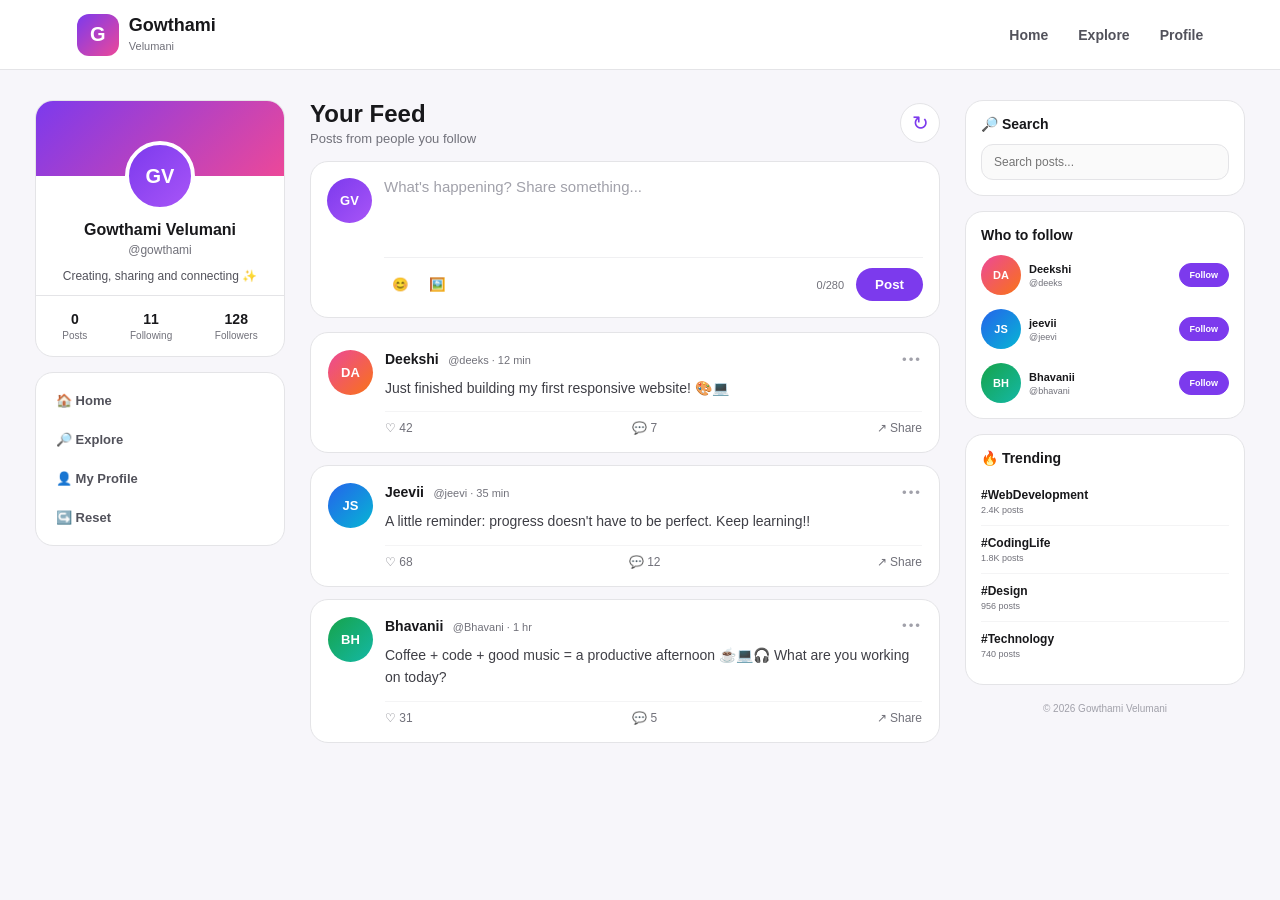
<file: index.html>
<!DOCTYPE html>
<html lang="en">
<head>
  <meta charset="UTF-8">
  <meta name="viewport" content="width=device-width, initial-scale=1.0">
  <title>Gowthami Velumani | Micro Blog</title>
  <link rel="stylesheet" href="style.css">
</head>

<body>

<header class="navbar">
  <div class="logo">
    <div class="logo-icon">G</div>
    <div>
      <h2>Gowthami</h2>
      <span>Velumani</span>
    </div>
  </div>

  <nav>
    <a href="#home">Home</a>
    <a href="#explore">Explore</a>
    <a href="#profile">Profile</a>
  </nav>
</header>

<main class="container">

  <aside class="left-sidebar">

    <div class="profile-card">
      <div class="cover"></div>

      <div class="profile-avatar">GV</div>

      <h3>Gowthami Velumani</h3>
      <p class="username">@gowthami</p>
      <p class="bio">Creating, sharing and connecting ✨</p>

      <div class="stats">
        <div>
          <strong id="postCount">0</strong>
          <span>Posts</span>
        </div>

        <div>
          <strong>11</strong>
          <span>Following</span>
        </div>

        <div>
          <strong>128</strong>
          <span>Followers</span>
        </div>
      </div>
    </div>

    <div class="menu">
      <button onclick="scrollToSection('home')">🏠 Home</button>
      <button onclick="scrollToSection('explore')">🔎 Explore</button>
      <button onclick="scrollToSection('profile')">👤 My Profile</button>
      <button onclick="resetApp()">↪️ Reset</button>
    </div>

  </aside>

  <section class="feed" id="home">

    <div class="feed-heading">
      <div>
        <h1>Your Feed</h1>
        <p>Posts from people you follow</p>
      </div>

      <button onclick="refreshFeed()" class="refresh">↻</button>
    </div>

    <div class="create-post">

      <div class="avatar">GV</div>

      <div class="post-box">

        <textarea
          id="postInput"
          maxlength="280"
          placeholder="What's happening? Share something..."
        ></textarea>

        <div class="post-footer">

          <div class="tools">
            <button onclick="addEmoji()">😊</button>

            <button onclick="document.getElementById('imageInput').click()">
              🖼️
            </button>

            <input
              type="file"
              id="imageInput"
              accept="image/*"
              hidden
            >
          </div>

          <div class="post-button">
            <span id="counter">0/280</span>
            <button onclick="createPost()">Post</button>
          </div>

        </div>

        <div id="imagePreview"></div>

      </div>

    </div>

    <div id="postsContainer"></div>

  </section>

  <aside class="right-sidebar" id="explore">

    <div class="search-box">
      <h3>🔎 Search</h3>

      <input
        type="text"
        id="searchInput"
        placeholder="Search posts..."
        oninput="searchPosts()"
      >
    </div>

    <div class="suggestions">

      <h3>Who to follow</h3>

      <div class="person">
        <div class="small-avatar pink">DA</div>

        <div class="person-info">
          <strong>Deekshi</strong>
          <span>@deeks</span>
        </div>

        <button onclick="followUser(this)">Follow</button>
      </div>

      <div class="person">
        <div class="small-avatar blue">JS</div>

        <div class="person-info">
          <strong>jeevii</strong>
          <span>@jeevi</span>
        </div>

        <button onclick="followUser(this)">Follow</button>
      </div>

      <div class="person">
        <div class="small-avatar green">BH</div>

        <div class="person-info">
          <strong>Bhavanii</strong>
          <span>@bhavani</span>
        </div>

        <button onclick="followUser(this)">Follow</button>
      </div>

    </div>

    <div class="trending">

      <h3>🔥 Trending</h3>

      <div class="trend">
        <strong>#WebDevelopment</strong>
        <span>2.4K posts</span>
      </div>

      <div class="trend">
        <strong>#CodingLife</strong>
        <span>1.8K posts</span>
      </div>

      <div class="trend">
        <strong>#Design</strong>
        <span>956 posts</span>
      </div>

      <div class="trend">
        <strong>#Technology</strong>
        <span>740 posts</span>
      </div>

    </div>

    <footer>
      © 2026 Gowthami Velumani<br>
    </footer>

  </aside>

</main>

<div id="toast"></div>

<script>

let posts = [
  {
    id: 1,
    name: "Deekshi",
    username: "deeks",
    initials: "DA",
    avatar: "pink",
    text: "Just finished building my first responsive website! 🎨💻 ",
    time: "12 min",
    likes: 42,
    comments: 7,
    liked: false
  },
  {
    id: 2,
    name: "Jeevii",
    username: "jeevi",
    initials: "JS",
    avatar: "blue",
    text: "A little reminder: progress doesn't have to be perfect. Keep learning!!",
    time: "35 min",
    likes: 68,
    comments: 12,
    liked: false
  },
  {
    id: 3,
    name: "Bhavanii",
    username: "Bhavani",
    initials: "BH",
    avatar: "green",
    text: "Coffee + code + good music = a productive afternoon ☕💻🎧 What are you working on today?",
    time: "1 hr",
    likes: 31,
    comments: 5,
    liked: false
  }
];

function displayPosts(data = posts) {

  const container = document.getElementById("postsContainer");

  const search = document
    .getElementById("searchInput")
    .value
    .toLowerCase();

  const filteredPosts = data.filter(post =>
    post.text.toLowerCase().includes(search) ||
    post.name.toLowerCase().includes(search) ||
    post.username.toLowerCase().includes(search)
  );

  if (filteredPosts.length === 0) {

    container.innerHTML = `
      <div class="empty">
        <div>🌱</div>
        <h3>No posts found</h3>
        <p>Try searching something else.</p>
      </div>
    `;

    return;
  }

  container.innerHTML = "";

  filteredPosts.forEach(post => {

    const article = document.createElement("article");

    article.className = "post";

    article.innerHTML = `
      <div class="avatar ${post.avatar}">
        ${post.initials}
      </div>

      <div class="post-content">

        <div class="post-header">

          <div>
            <strong>${post.name}</strong>
            <span>@${post.username} · ${post.time}</span>
          </div>

          <button
            class="more"
            onclick="deletePost(${post.id})"
          >
            •••
          </button>

        </div>

        <p class="post-text">
          ${post.text}
        </p>

        <div class="post-actions">

          <button
            class="${post.liked ? "liked" : ""}"
            onclick="likePost(${post.id})"
          >
            ${post.liked ? "♥" : "♡"} ${post.likes}
          </button>

          <button onclick="commentPost(${post.id})">
            💬 ${post.comments}
          </button>

          <button onclick="sharePost(${post.id})">
            ↗ Share
          </button>

        </div>

      </div>
    `;

    container.appendChild(article);

  });

  document.getElementById("postCount").innerText =
    posts.filter(post => post.username === "gowthami").length;
}

function createPost() {

  const input = document.getElementById("postInput");

  const text = input.value.trim();

  if (text === "") {
    showToast("Please write something first!");
    return;
  }

  const newPost = {
    id: Date.now(),
    name: "Gowthami Velumani",
    username: "gowthami",
    initials: "GV",
    avatar: "purple",
    text: text,
    time: "just now",
    likes: 0,
    comments: 0,
    liked: false
  };

  posts.unshift(newPost);

  input.value = "";

  updateCounter();

  displayPosts();

  showToast("Your post is live! 🎉");
}

function likePost(id) {

  const post = posts.find(post => post.id === id);

  if (!post) return;

  if (post.liked) {
    post.likes--;
    post.liked = false;
  } else {
    post.likes++;
    post.liked = true;
  }

  displayPosts();
}

function commentPost(id) {

  const post = posts.find(post => post.id === id);

  const comment = prompt("Write your comment:");

  if (comment && comment.trim() !== "") {

    post.comments++;

    displayPosts();

    showToast("Comment added 💬");
  }
}

function sharePost(id) {

  const post = posts.find(post => post.id === id);

  const text = "@" + post.username + ": " + post.text;

  if (navigator.clipboard) {

    navigator.clipboard.writeText(text);

    showToast("Post copied to clipboard!");

  } else {

    showToast("Post ready to share!");

  }
}

function deletePost(id) {

  const post = posts.find(post => post.id === id);

  if (!post) return;

  if (post.username !== "gowthami") {

    showToast("You can only delete your own posts.");

    return;
  }

  if (confirm("Are you sure you want to delete this post?")) {

    posts = posts.filter(post => post.id !== id);

    displayPosts();

    showToast("Post deleted.");

  }
}

function followUser(button) {

  if (button.innerText === "Follow") {

    button.innerText = "Following";

    button.classList.add("following");

    showToast("You are now following this user.");

  } else {

    button.innerText = "Follow";

    button.classList.remove("following");

    showToast("User unfollowed.");

  }
}

function searchPosts() {
  displayPosts();
}

document
  .getElementById("postInput")
  .addEventListener("input", updateCounter);

function updateCounter() {

  const input = document.getElementById("postInput");

  const counter = document.getElementById("counter");

  counter.innerText =
    input.value.length + "/280";

  counter.style.color =
    input.value.length > 250
      ? "red"
      : "#777";
}

function addEmoji() {

  const input =
    document.getElementById("postInput");

  input.value += " 😊";

  updateCounter();

  input.focus();
}

function refreshFeed() {

  displayPosts();

  showToast("Feed refreshed ↻");
}

function scrollToSection(id) {

  const element =
    document.getElementById(id);

  if (element) {

    element.scrollIntoView({
      behavior: "smooth"
    });

  }
}

function resetApp() {

  if (confirm("Reset all your posts?")) {

    posts = posts.filter(
      post => post.username !== "gowthami"
    );

    displayPosts();

    showToast("Your posts have been reset.");

  }
}

function showToast(message) {

  const toast =
    document.getElementById("toast");

  toast.innerText = message;

  toast.classList.add("show");

  setTimeout(() => {
    toast.classList.remove("show");
  }, 2200);
}

document
  .getElementById("imageInput")
  .addEventListener("change", function(event) {

    const file = event.target.files[0];

    if (!file) return;

    const reader = new FileReader();

    reader.onload = function(e) {

      document
        .getElementById("imagePreview")
        .innerHTML = `
          <img
            src="${e.target.result}"
            class="preview-image"
          >
        `;

    };

    reader.readAsDataURL(file);

  });

displayPosts();

</script>

</body>
</html>
</file>
<file: style.css>
* {
  margin: 0;
  padding: 0;
  box-sizing: border-box;
}

:root {
  --primary: #7c3aed;
  --primary-dark: #5b21b6;
  --light-purple: #ede9fe;
  --background: #f7f6fa;
  --white: #ffffff;
  --text: #18181b;
  --gray: #71717a;
  --border: #e4e4e7;
  --red: #e11d48;
}

html {
  scroll-behavior: smooth;
}

body {
  font-family: Arial, Helvetica, sans-serif;
  background: var(--background);
  color: var(--text);
}

.navbar {
  height: 70px;
  background: white;
  border-bottom: 1px solid var(--border);
  display: flex;
  align-items: center;
  justify-content: space-between;
  padding: 0 6%;
  position: sticky;
  top: 0;
  z-index: 100;
}

.logo {
  display: flex;
  align-items: center;
  gap: 10px;
}

.logo-icon {
  width: 42px;
  height: 42px;
  border-radius: 12px;
  display: flex;
  align-items: center;
  justify-content: center;
  color: white;
  font-size: 20px;
  font-weight: bold;
  background: linear-gradient(135deg, #7c3aed, #ec4899);
}

.logo h2 {
  font-size: 18px;
}

.logo span {
  color: var(--gray);
  font-size: 11px;
}

.navbar nav {
  display: flex;
  gap: 30px;
}

.navbar nav a {
  color: #52525b;
  text-decoration: none;
  font-size: 14px;
  font-weight: bold;
}

.navbar nav a:hover {
  color: var(--primary);
}

.container {
  max-width: 1250px;
  margin: auto;
  padding: 30px 20px;
  display: grid;
  grid-template-columns: 250px minmax(400px, 650px) 280px;
  gap: 25px;
  align-items: start;
}

.left-sidebar,
.right-sidebar {
  position: sticky;
  top: 95px;
}

.profile-card {
  background: white;
  border: 1px solid var(--border);
  border-radius: 18px;
  overflow: hidden;
  text-align: center;
}

.cover {
  height: 75px;
  background: linear-gradient(135deg, #7c3aed, #ec4899);
}

.profile-avatar {
  width: 70px;
  height: 70px;
  margin: -35px auto 10px;
  border: 4px solid white;
  border-radius: 50%;
  background: linear-gradient(135deg, #7c3aed, #a855f7);
  color: white;
  display: flex;
  align-items: center;
  justify-content: center;
  font-weight: bold;
  font-size: 20px;
}

.profile-card h3 {
  font-size: 16px;
}

.username {
  color: var(--gray);
  font-size: 12px;
  margin-top: 4px;
}

.bio {
  color: #52525b;
  font-size: 12px;
  margin: 12px;
}

.stats {
  border-top: 1px solid var(--border);
  display: flex;
  justify-content: space-around;
  padding: 15px 5px;
}

.stats div {
  display: flex;
  flex-direction: column;
  gap: 3px;
}

.stats strong {
  font-size: 14px;
}

.stats span {
  color: var(--gray);
  font-size: 10px;
}

.menu {
  margin-top: 15px;
  background: white;
  border: 1px solid var(--border);
  border-radius: 18px;
  padding: 8px;
}

.menu button {
  width: 100%;
  border: none;
  background: transparent;
  padding: 12px;
  text-align: left;
  border-radius: 10px;
  color: #52525b;
  font-weight: bold;
  font-size: 13px;
  cursor: pointer;
}

.menu button:hover {
  background: var(--light-purple);
  color: var(--primary);
}

.feed-heading {
  display: flex;
  justify-content: space-between;
  align-items: center;
  margin-bottom: 15px;
}

.feed-heading h1 {
  font-size: 24px;
}

.feed-heading p {
  color: var(--gray);
  font-size: 13px;
  margin-top: 3px;
}

.refresh {
  width: 40px;
  height: 40px;
  border-radius: 50%;
  border: 1px solid var(--border);
  background: white;
  color: var(--primary);
  font-size: 20px;
  cursor: pointer;
}

.create-post {
  background: white;
  border: 1px solid var(--border);
  border-radius: 18px;
  padding: 16px;
  display: flex;
  gap: 12px;
  margin-bottom: 14px;
}

.avatar {
  width: 45px;
  height: 45px;
  min-width: 45px;
  border-radius: 50%;
  background: linear-gradient(135deg, #7c3aed, #a855f7);
  color: white;
  display: flex;
  align-items: center;
  justify-content: center;
  font-weight: bold;
  font-size: 13px;
}

.pink {
  background: linear-gradient(135deg, #ec4899, #f97316);
}

.blue {
  background: linear-gradient(135deg, #2563eb, #06b6d4);
}

.green {
  background: linear-gradient(135deg, #16a34a, #14b8a6);
}

.purple {
  background: linear-gradient(135deg, #7c3aed, #6366f1);
}

.post-box {
  flex: 1;
}

textarea {
  width: 100%;
  min-height: 75px;
  border: none;
  outline: none;
  resize: none;
  font-size: 15px;
  font-family: inherit;
  color: var(--text);
}

textarea::placeholder {
  color: #a1a1aa;
}

.post-footer {
  border-top: 1px solid #f0f0f2;
  padding-top: 10px;
  display: flex;
  align-items: center;
  justify-content: space-between;
}

.tools {
  display: flex;
  gap: 5px;
}

.tools button {
  border: none;
  background: transparent;
  width: 32px;
  height: 32px;
  border-radius: 50%;
  cursor: pointer;
}

.tools button:hover {
  background: var(--light-purple);
}

.post-button {
  display: flex;
  align-items: center;
  gap: 12px;
}

.post-button span {
  color: var(--gray);
  font-size: 11px;
}

.post-button button {
  border: none;
  background: var(--primary);
  color: white;
  padding: 9px 19px;
  border-radius: 20px;
  font-weight: bold;
  cursor: pointer;
}

.post-button button:hover {
  background: var(--primary-dark);
}

.preview-image {
  width: 100%;
  max-height: 300px;
  object-fit: cover;
  border-radius: 12px;
  margin-top: 10px;
}

.post {
  background: white;
  border: 1px solid var(--border);
  border-radius: 18px;
  padding: 17px;
  display: flex;
  gap: 12px;
  margin-bottom: 12px;
}

.post-content {
  flex: 1;
  min-width: 0;
}

.post-header {
  display: flex;
  justify-content: space-between;
}

.post-header strong {
  font-size: 14px;
}

.post-header span {
  color: var(--gray);
  font-size: 11px;
  margin-left: 5px;
}

.more {
  border: none;
  background: transparent;
  color: #a1a1aa;
  cursor: pointer;
  letter-spacing: 2px;
}

.post-text {
  font-size: 14px;
  line-height: 1.6;
  color: #3f3f46;
  margin: 9px 0 12px;
}

.post-actions {
  border-top: 1px solid #f4f4f5;
  padding-top: 9px;
  display: flex;
  justify-content: space-between;
}

.post-actions button {
  border: none;
  background: transparent;
  color: var(--gray);
  font-size: 12px;
  cursor: pointer;
}

.post-actions button:hover {
  color: var(--primary);
}

.post-actions .liked {
  color: var(--red);
}

.search-box,
.suggestions,
.trending {
  background: white;
  border: 1px solid var(--border);
  border-radius: 18px;
  padding: 15px;
  margin-bottom: 15px;
}

.search-box h3,
.suggestions h3,
.trending h3 {
  font-size: 14px;
  margin-bottom: 12px;
}

.search-box input {
  width: 100%;
  padding: 10px 12px;
  border: 1px solid var(--border);
  border-radius: 12px;
  outline: none;
  font-size: 12px;
  background: #fafafa;
}

.search-box input:focus {
  border-color: #a78bfa;
}

.person {
  display: flex;
  align-items: center;
  gap: 8px;
  margin-bottom: 14px;
}

.person:last-child {
  margin-bottom: 0;
}

.small-avatar {
  width: 40px;
  height: 40px;
  min-width: 40px;
  border-radius: 50%;
  color: white;
  display: flex;
  align-items: center;
  justify-content: center;
  font-size: 11px;
  font-weight: bold;
}

.person-info {
  flex: 1;
  min-width: 0;
}

.person-info strong {
  display: block;
  font-size: 11px;
}

.person-info span {
  display: block;
  color: var(--gray);
  font-size: 9px;
  margin-top: 3px;
}

.person button {
  border: 1px solid var(--primary);
  background: var(--primary);
  color: white;
  padding: 6px 10px;
  border-radius: 15px;
  font-size: 9px;
  font-weight: bold;
  cursor: pointer;
}

.person button.following {
  background: white;
  color: var(--primary);
}

.trend {
  padding: 10px 0;
  border-bottom: 1px solid #f4f4f5;
}

.trend:last-child {
  border-bottom: none;
}

.trend strong {
  display: block;
  font-size: 12px;
}

.trend span {
  display: block;
  color: var(--gray);
  font-size: 9px;
  margin-top: 3px;
}

.empty {
  background: white;
  border: 1px dashed var(--border);
  border-radius: 18px;
  text-align: center;
  padding: 50px 20px;
}

.empty div {
  font-size: 35px;
  margin-bottom: 10px;
}

.empty h3 {
  font-size: 15px;
}

.empty p {
  color: var(--gray);
  font-size: 12px;
  margin-top: 5px;
}

.right-sidebar footer {
  text-align: center;
  color: #a1a1aa;
  font-size: 10px;
  line-height: 1.7;
}

#toast {
  position: fixed;
  bottom: 25px;
  left: 50%;
  transform: translate(-50%, 70px);
  background: #18181b;
  color: white;
  padding: 11px 18px;
  border-radius: 25px;
  font-size: 12px;
  opacity: 0;
  transition: 0.3s;
  z-index: 999;
}

#toast.show {
  transform: translate(-50%, 0);
  opacity: 1;
}

@media (max-width: 1050px) {

  .container {
    grid-template-columns: 210px minmax(400px, 1fr);
  }

  .right-sidebar {
    display: none;
  }

}

@media (max-width: 750px) {

  .navbar {
    padding: 0 15px;
  }

  .navbar nav {
    gap: 15px;
  }

  .container {
    display: block;
    padding: 20px 12px;
  }

  .left-sidebar {
    position: static;
    margin-bottom: 15px;
  }

  .profile-card {
    display: none;
  }

  .menu {
    display: flex;
    overflow-x: auto;
  }

  .menu button {
    white-space: nowrap;
    text-align: center;
    width: auto;
    flex: 1;
  }

}

@media (max-width: 500px) {

  .logo h2 {
    font-size: 15px;
  }

  .navbar nav {
    display: none;
  }

  .feed-heading h1 {
    font-size: 21px;
  }

  .create-post,
  .post {
    padding: 12px;
  }

  .post-header span {
    display: block;
    margin-left: 0;
    margin-top: 3px;
  }

  .post-actions button {
    font-size: 11px;
  }

}
</file>
